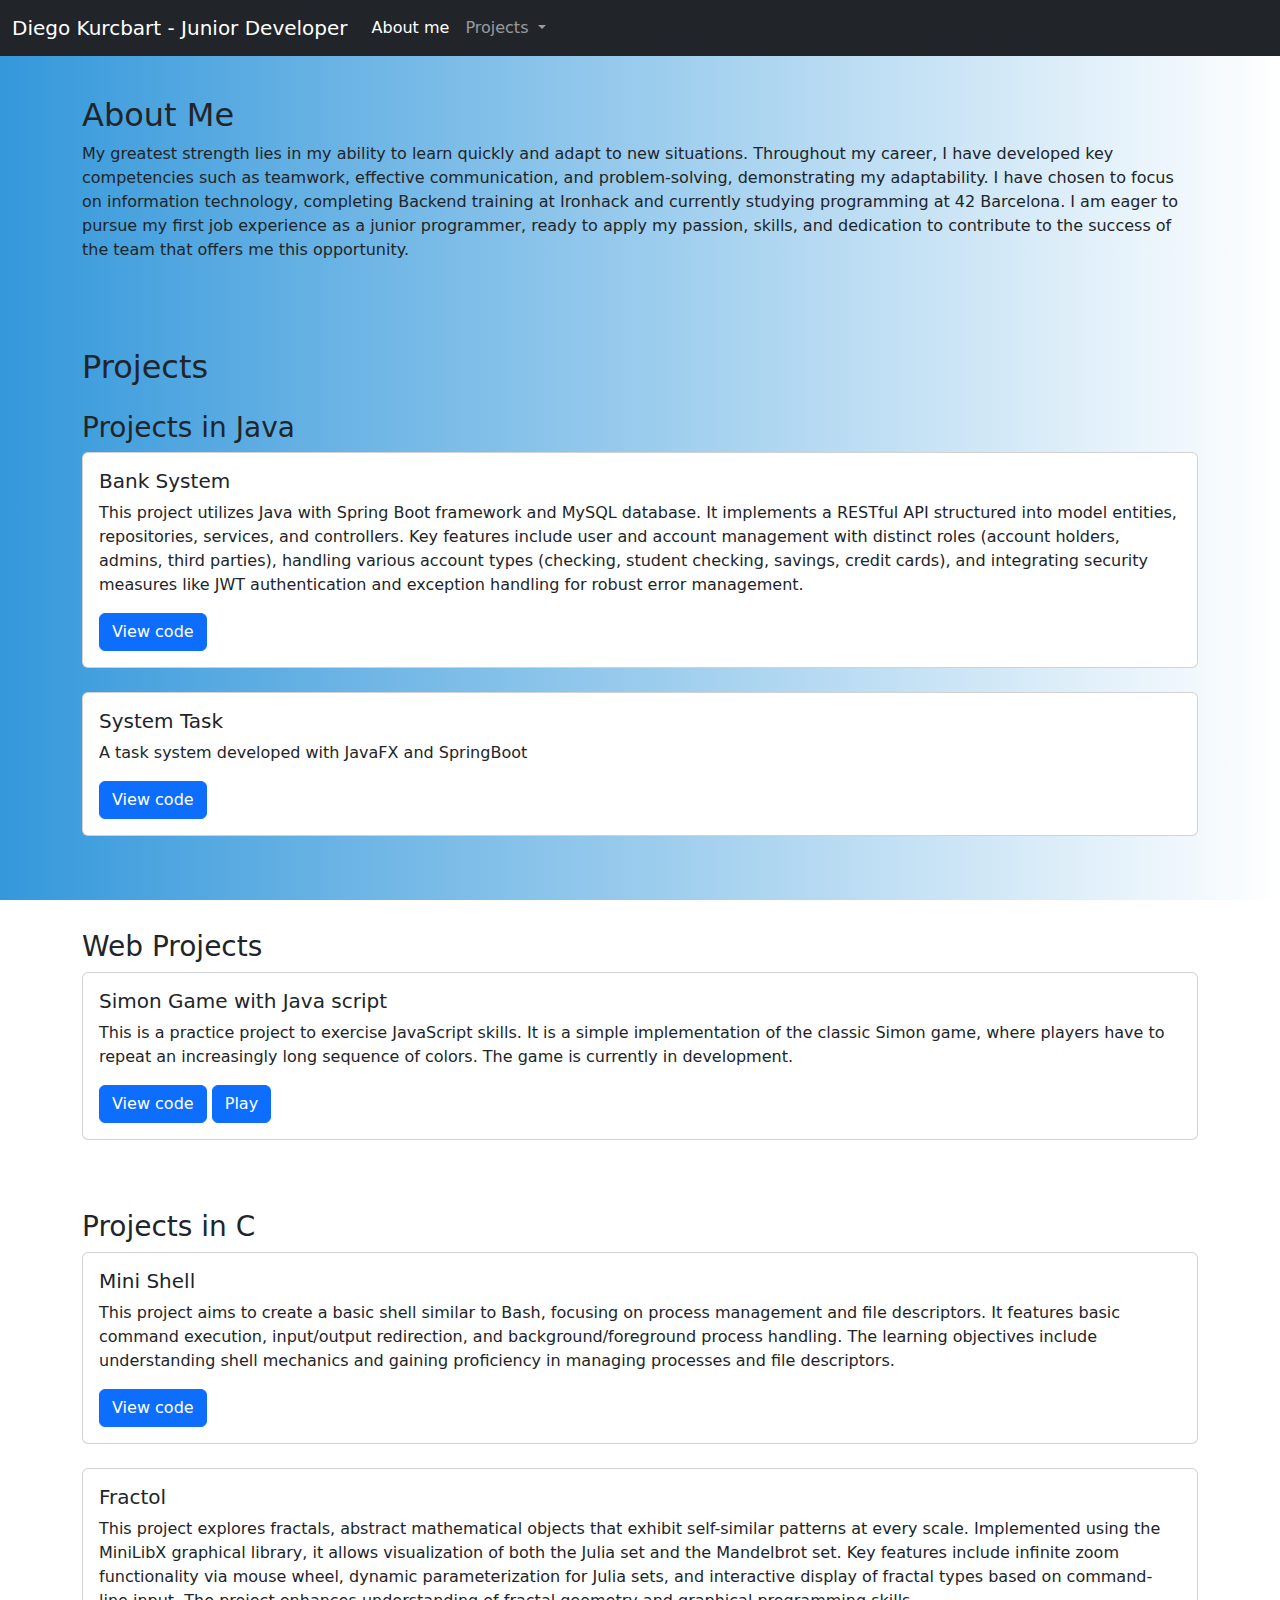
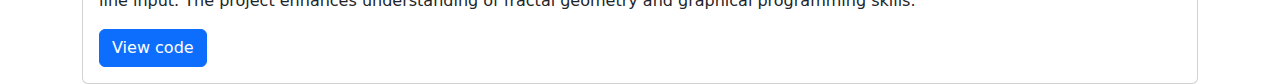
<file: index.html>
<!DOCTYPE html>
<html lang="en" xmlns="http://www.w3.org/1999/html">
<head>
    <link href="https://cdn.jsdelivr.net/npm/bootstrap@5.3.3/dist/css/bootstrap.min.css" rel="stylesheet" integrity="sha384-QWTKZyjpPEjISv5WaRU9OFeRpok6YctnYmDr5pNlyT2bRjXh0JMhjY6hW+ALEwIH" crossorigin="anonymous">
    <link rel="stylesheet" href="css/styles.css">
    <meta charset="UTF-8">
    <title>Portfolio Diego Kurcbart</title>
</head>
<body>
<nav class="navbar navbar-expand-lg bg-dark navbar-dark fixed-top">
    <div class="container-fluid">
        <a class="navbar-brand" href="#">Diego Kurcbart - Junior Developer</a>
        <button class="navbar-toggler" type="button" data-bs-toggle="collapse" data-bs-target="#navbarSupportedContent" aria-controls="navbarSupportedContent" aria-expanded="false" aria-label="Toggle navigation">
            <span class="navbar-toggler-icon"></span>
        </button>
        <div class="collapse navbar-collapse" id="navbarSupportedContent">
            <ul class="navbar-nav mb-2 mb-lg-0">
                <li class="nav-item">
                    <a class="nav-link active " aria-current="page" href="#">About me</a>
                </li>
                <li class="nav-item dropdown">
                    <a class="nav-link dropdown-toggle" href="#" role="button" data-bs-toggle="dropdown" aria-expanded="false">
                        Projects
                    </a>
                    <ul class="dropdown-menu">
                        <li><a class="dropdown-item" href="#projects-java">Java Projects </a></li>
                        <li><a class="dropdown-item" href="#projects-web">Web Projects</a></li>
                        <li><a class="dropdown-item" href="#projects-c">C Projects</a></li>
                        <li><hr class="dropdown-divider"></li>
                        <li><a class="dropdown-item" href="#">Under construction</a></li>
                    </ul>
                </li>
            </ul>
        </div>
    </div>
</nav>
<!-- About Me Section -->
<section id="about" class="container  mt-5 pt-5 ">
    <h2>About Me</h2>
    <p>My greatest strength lies in my ability to learn quickly and adapt to new situations.
    Throughout my career, I have developed key competencies such as teamwork, effective
    communication, and problem-solving, demonstrating my adaptability. I have chosen to focus
    on information technology, completing Backend training at Ironhack and currently studying
    programming at 42 Barcelona. I am eager to pursue my first job experience as a junior
    programmer, ready to apply my passion, skills, and dedication to contribute to the success of
    the team that offers me this opportunity.</p>
</section>

<!-- Projects Section -->

<section id="projects-java" class="container section-spacing">
    <h2>Projects</h2>
    <!-- Projects in Java -->
    <h3 class="mt-4">Projects in Java</h3>
    <div class="card-deck">
        <!-- Example Project -->
        <div class="card">
            <div class="card-body">
                <h5 class="card-title">Bank System</h5>
                <p class="card-text">This project utilizes Java with Spring Boot framework and MySQL database. It implements a RESTful API structured into model entities, repositories, services, and controllers. Key features include user and account management with distinct roles (account holders, admins, third parties), handling various account types (checking, student checking, savings, credit cards), and integrating security measures like JWT authentication and exception handling for robust error management.</p>
                <a href="https://github.com/dKurbi/Enterprise-Java-Development-BankSystem" class="btn btn-primary">View code</a>
            </div>
        </div>
        <br>
        <div class="card">
            <div class="card-body">
                <h5 class="card-title">System Task</h5>
                <p class="card-text">A task system developed with JavaFX and SpringBoot</p>
                <a href="https://github.com/dKurbi/Sistema_de_Tareas_JavaFX_SpringBoot" class="btn btn-primary">View code</a>
            </div>
        </div>
        <!-- Repeat for more projects -->
    </div>
</section>
<section id="projects-web" class="container section-spacing">
    <!-- Web Projects -->
    <h3 class="mt-4">Web Projects</h3>
    <div class="card-deck">
        <!-- Example Project -->
        <div class="card">
            <div class="card-body">
                <h5 class="card-title">Simon Game with Java script</h5>
                <p class="card-text">This is a practice project to exercise JavaScript skills. It is a simple implementation of the classic Simon game, where players have to repeat an increasingly long sequence of colors. The game is currently in development.</p>
                <a href="https://github.com/dKurbi/simon_game" class="btn btn-primary">View code</a>
                <a href="https://dkurbi.github.io/simon_game/" class="btn btn-primary">Play</a>
            </div>
        </div>
        <!-- Repeat for more projects -->
    </div>
</section>
    <section id="projects-c" class="container section-spacing">


        <!-- Projects in C -->
        <h3>Projects in C</h3>
        <div class="card-deck">
            <!-- Example Project -->
            <div class="card">
                <div class="card-body">
                    <h5 class="card-title">Mini Shell</h5>
                    <p class="card-text">This project aims to create a basic shell similar to Bash, focusing on process management and file descriptors. It features basic command execution, input/output redirection, and background/foreground process handling. The learning objectives include understanding shell mechanics and gaining proficiency in managing processes and file descriptors.</p>
                    <a href="https://github.com/dKurbi/42Barcelona_Minishell" class="btn btn-primary">View code</a>
                </div>
            </div>
            <br>
            <div class="card-deck">
                <!-- Example Project -->
                <div class="card">
                    <div class="card-body">
                        <h5 class="card-title">Fractol</h5>
                        <p class="card-text">This project explores fractals, abstract mathematical objects that exhibit self-similar patterns at every scale. Implemented using the MiniLibX graphical library, it allows visualization of both the Julia set and the Mandelbrot set. Key features include infinite zoom functionality via mouse wheel, dynamic parameterization for Julia sets, and interactive display of fractal types based on command-line input. The project enhances understanding of fractal geometry and graphical programming skills.</p>
                        <a href="https://github.com/dKurbi/42Barcelona_06_Fractol" class="btn btn-primary">View code</a>
                    </div>
                </div>
            <!-- Repeat for more projects -->
        </div>
    </section>
</section>
<script src="https://cdn.jsdelivr.net/npm/bootstrap@5.3.3/dist/js/bootstrap.bundle.min.js" integrity="sha384-YvpcrYf0tY3lHB60NNkmXc5s9fDVZLESaAA55NDzOxhy9GkcIdslK1eN7N6jIeHz" crossorigin="anonymous"></script>
</body>
</html>
<!--
<!DOCTYPE html>
<html lang="en">
<head>
    <link href="https://cdn.jsdelivr.net/npm/bootstrap@5.3.3/dist/css/bootstrap.min.css" rel="stylesheet" integrity="sha384-QWTKZyjpPEjISv5WaRU9OFeRpok6YctnYmDr5pNlyT2bRjXh0JMhjY6hW+ALEwIH" crossorigin="anonymous">
    <meta charset="UTF-8">
    <title>Portfolio Diego Kurcbart</title>
    </head>
<body>
<nav class="navbar navbar-expand-lg bg-dark" data-bs-theme="dark">
    <div class="container-fluid">
        <div class="navbar-brand" >Diego Kurcbart - Junior Developer</div>
        <button class="navbar-toggler" type="button" data-bs-toggle="collapse" data-bs-target="#navbarSupportedContent" aria-controls="navbarSupportedContent" aria-expanded="false" aria-label="Toggle navigation">
            <span class="navbar-toggler-icon"></span>
        </button>
        <div> class="index-left">
        <div class="collapse navbar-collapse" id="navbarSupportedContent">
            <ul class="navbar-nav me-auto mb-2 mb-lg-0">
                <li class="nav-item">
                    <a class="nav-link active" aria-current="page" href="#">About me</a>
                </li>
  &lt;!&ndash;              <li class="nav-item">
                    <a class="nav-link" href="#">Link</a>
                </li>&ndash;&gt;
                <li class="nav-item dropdown">
                    <a class="nav-link dropdown-toggle" href="#" role="button" data-bs-toggle="dropdown" aria-expanded="false">
                        Projects
                    </a>
                    <ul class="dropdown-menu">
                        <li><a class="dropdown-item" href="#">Projects in C</a></li>
                        <li><a class="dropdown-item" href="#">Projects in Java</a></li>
                        <li><hr class="dropdown-divider"></li>
                        <li><a class="dropdown-item" href="#">Under construction</a></li>
                    </ul>
                </li>
               </form>
        </div>
        </div>
    </div>
</nav>
<script src="https://cdn.jsdelivr.net/npm/bootstrap@5.3.3/dist/js/bootstrap.bundle.min.js" integrity="sha384-YvpcrYf0tY3lHB60NNkmXc5s9fDVZLESaAA55NDzOxhy9GkcIdslK1eN7N6jIeHz" crossorigin="anonymous"></script>
</body>
</html>-->
</file>
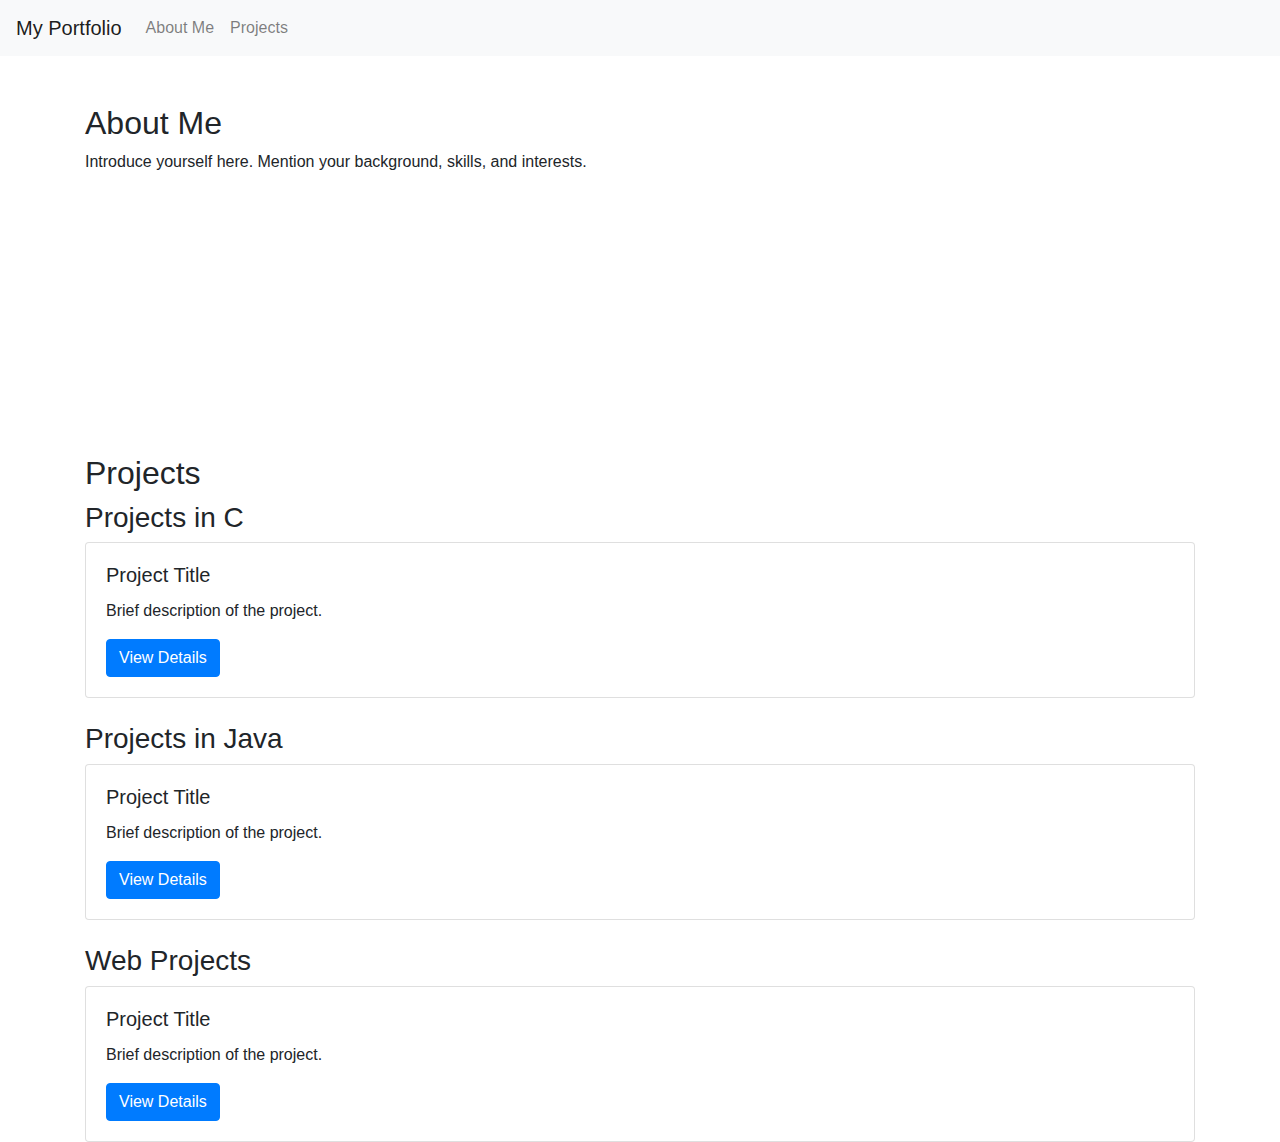
<file: .idea/chat.html>
<!DOCTYPE html>
<html lang="en">
<head>
  <meta charset="UTF-8">
  <meta name="viewport" content="width=device-width, initial-scale=1.0">
  <title>My Portfolio</title>
  <link rel="stylesheet" href="https://maxcdn.bootstrapcdn.com/bootstrap/4.5.2/css/bootstrap.min.css">
</head>
<body>
<!-- Navbar -->
<nav class="navbar navbar-expand-lg navbar-light bg-light">
  <a class="navbar-brand" href="#">My Portfolio</a>
  <button class="navbar-toggler" type="button" data-toggle="collapse" data-target="#navbarNav" aria-controls="navbarNav" aria-expanded="false" aria-label="Toggle navigation">
    <span class="navbar-toggler-icon"></span>
  </button>
  <div class="collapse navbar-collapse" id="navbarNav">
    <ul class="navbar-nav">
      <li class="nav-item">
        <a class="nav-link" href="#about">About Me</a>
      </li>
      <li class="nav-item">
        <a class="nav-link" href="#projects">Projects</a>
      </li>
    </ul>
  </div>
</nav>

<!-- About Me Section -->
<section id="about" class="container mt-5">
  <h2>About Me</h2>
  <p>Introduce yourself here. Mention your background, skills, and interests.</p>
  <br>  <br>
  <br>
  <br>
  <br>
  <br>
  <br>
  <br>
  <br>

</section>

<!-- Projects Section -->
<section id="projects" class="container mt-5">
  <h2>Projects</h2>

  <!-- Projects in C -->
  <h3>Projects in C</h3>
  <div class="card-deck">
    <!-- Example Project -->
    <div class="card">
      <div class="card-body">
        <h5 class="card-title">Project Title</h5>
        <p class="card-text">Brief description of the project.</p>
        <a href="#" class="btn btn-primary">View Details</a>
      </div>
    </div>
    <!-- Repeat for more projects -->
  </div>

  <!-- Projects in Java -->
  <h3 class="mt-4">Projects in Java</h3>
  <div class="card-deck">
    <!-- Example Project -->
    <div class="card">
      <div class="card-body">
        <h5 class="card-title">Project Title</h5>
        <p class="card-text">Brief description of the project.</p>
        <a href="#" class="btn btn-primary">View Details</a>
      </div>
    </div>
    <!-- Repeat for more projects -->
  </div>

  <!-- Web Projects -->
  <h3 class="mt-4">Web Projects</h3>
  <div class="card-deck">
    <!-- Example Project -->
    <div class="card">
      <div class="card-body">
        <h5 class="card-title">Project Title</h5>
        <p class="card-text">Brief description of the project.</p>
        <a href="#" class="btn btn-primary">View Details</a>
      </div>
    </div>
    <!-- Repeat for more projects -->
  </div>
</section>

<script src="https://code.jquery.com/jquery-3.5.1.slim.min.js"></script>
<script src="https://cdn.jsdelivr.net/npm/@popperjs/core@2.5.4/dist/umd/popper.min.js"></script>
<script src="https://maxcdn.bootstrapcdn.com/bootstrap/4.5.2/js/bootstrap.min.js"></script>
</body>
</html>
</file>
<file: css/styles.css>
:root {
    --gradient-color-right:#3498DB ;
    --gradient-color-left: #FFFFFF;
}

body {
    padding-top: 0px; /* Ajusta este valor según la altura de tu navbar */
    background: linear-gradient(to right, var(--gradient-color-right),var(--gradient-color-left)); /* Degradado de izquierda a derecha */
       background-attachment: fixed; /* Fija el fondo para que no se mueva al hacer scroll */
}

.section-spacing {
    padding-top: 70px; /* Espacio adicional para compensar la altura de la navbar fija */
}
</file>
